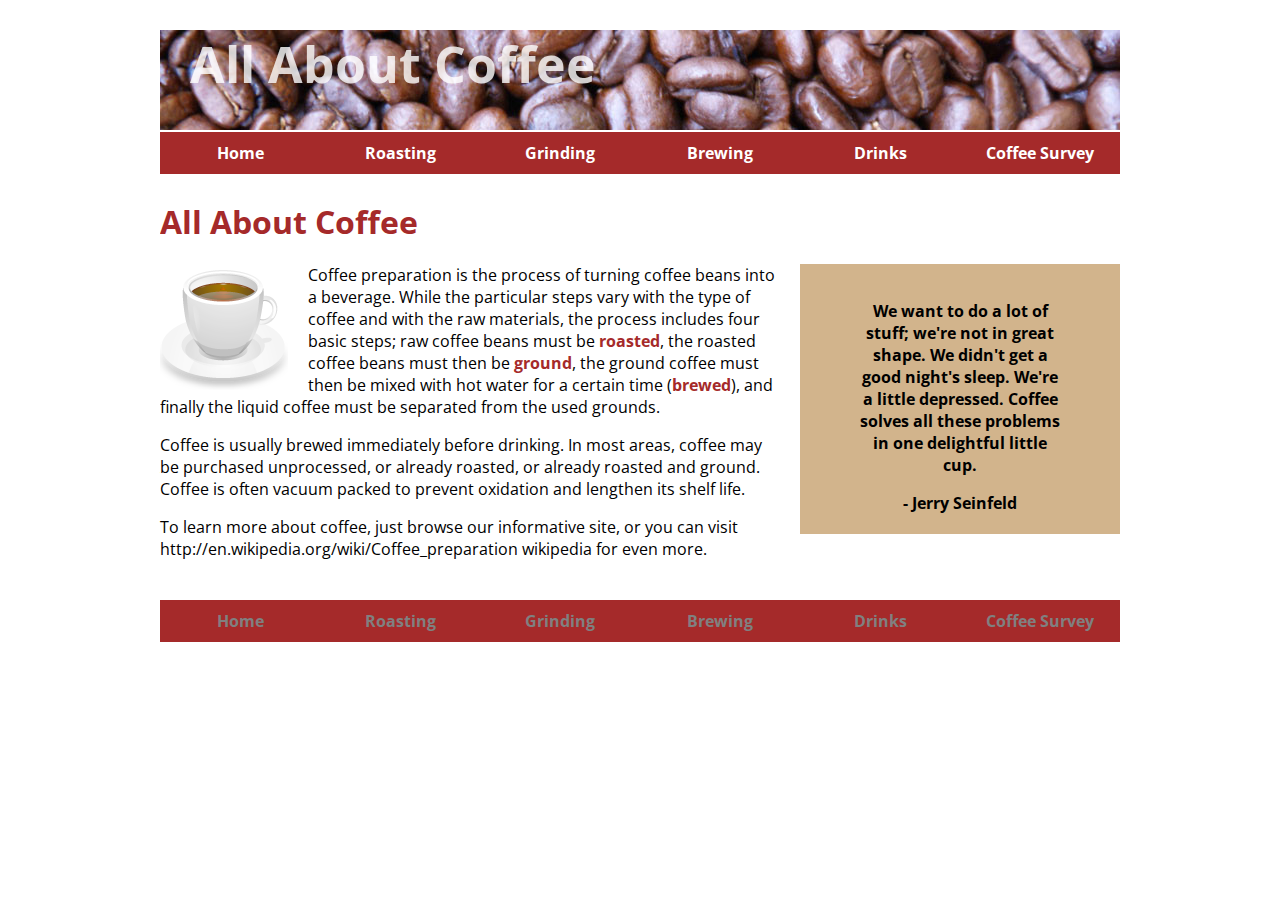
<file: CoffeWebDesing/index.html>
<!doctype html>
<html>
<head>
<meta charset="utf-8"/>
<title>All About Coffee</title>
<link href='http://fonts.googleapis.com/css?family=Open+Sans' rel='stylesheet' type='text/css'>
<link href="styles.css" rel="stylesheet" type="text/css" />
</head>
<body>
<header>
<h1>All About Coffee</h1>
<nav>
<ul>
<li><a href="index.html">Home</a></li>
<li><a href="roasting.html">Roasting</a></li>
<li><a href="grinding.html">Grinding</a></li>
<li><a href="brewing.html">Brewing</a></li>
<li><a href="drinks.html">Drinks</a></li>
<li><a href="survey.html">Coffee Survey</a></li>
</ul>
</nav>
</header>
<h1>All About Coffee</h1>
<aside>
<blockquote>We want to do a lot of stuff; we're not in great shape. We didn't get a good night's sleep. We're a little depressed. Coffee solves all these problems in one delightful little cup.</blockquote>
- Jerry Seinfeld
</aside>
<section>
<img class="photo-left" src="images/coffee-cup.png" alt="a cup of coffee" width="128" height="128" />
<p>Coffee preparation is the process of turning coffee beans into a beverage. While the particular steps vary with the type of coffee and with the raw materials, the process includes four basic steps; raw coffee beans must be <a href="roasting.html">roasted</a>, the roasted coffee beans must then be <a href="grinding.html">ground</a>, the ground coffee must then be mixed with hot water for a certain time (<a href="brewing.html">brewed</a>), and finally the liquid coffee must be separated from the used grounds.</p>

<p>Coffee is usually brewed immediately before drinking. In most areas, coffee may be purchased unprocessed, or already roasted, or already roasted and ground. Coffee is often vacuum packed to prevent oxidation and lengthen its shelf life.</p>

<p>To learn more about coffee, just browse our informative site, or you can visit 
http://en.wikipedia.org/wiki/Coffee_preparation wikipedia for even more.</p>
</section>
<footer>
<nav>
<ul>
<li><a href="index.html">Home</a></li>
<li><a href="roasting.html">Roasting</a></li>
<li><a href="grinding.html">Grinding</a></li>
<li><a href="brewing.html">Brewing</a></li>
<li><a href="drinks.html">Drinks</a></li>
<li><a href="survey.html">Coffee Survey</a></li>
</ul>
</nav>
</footer>
</body>
</html>
</file>
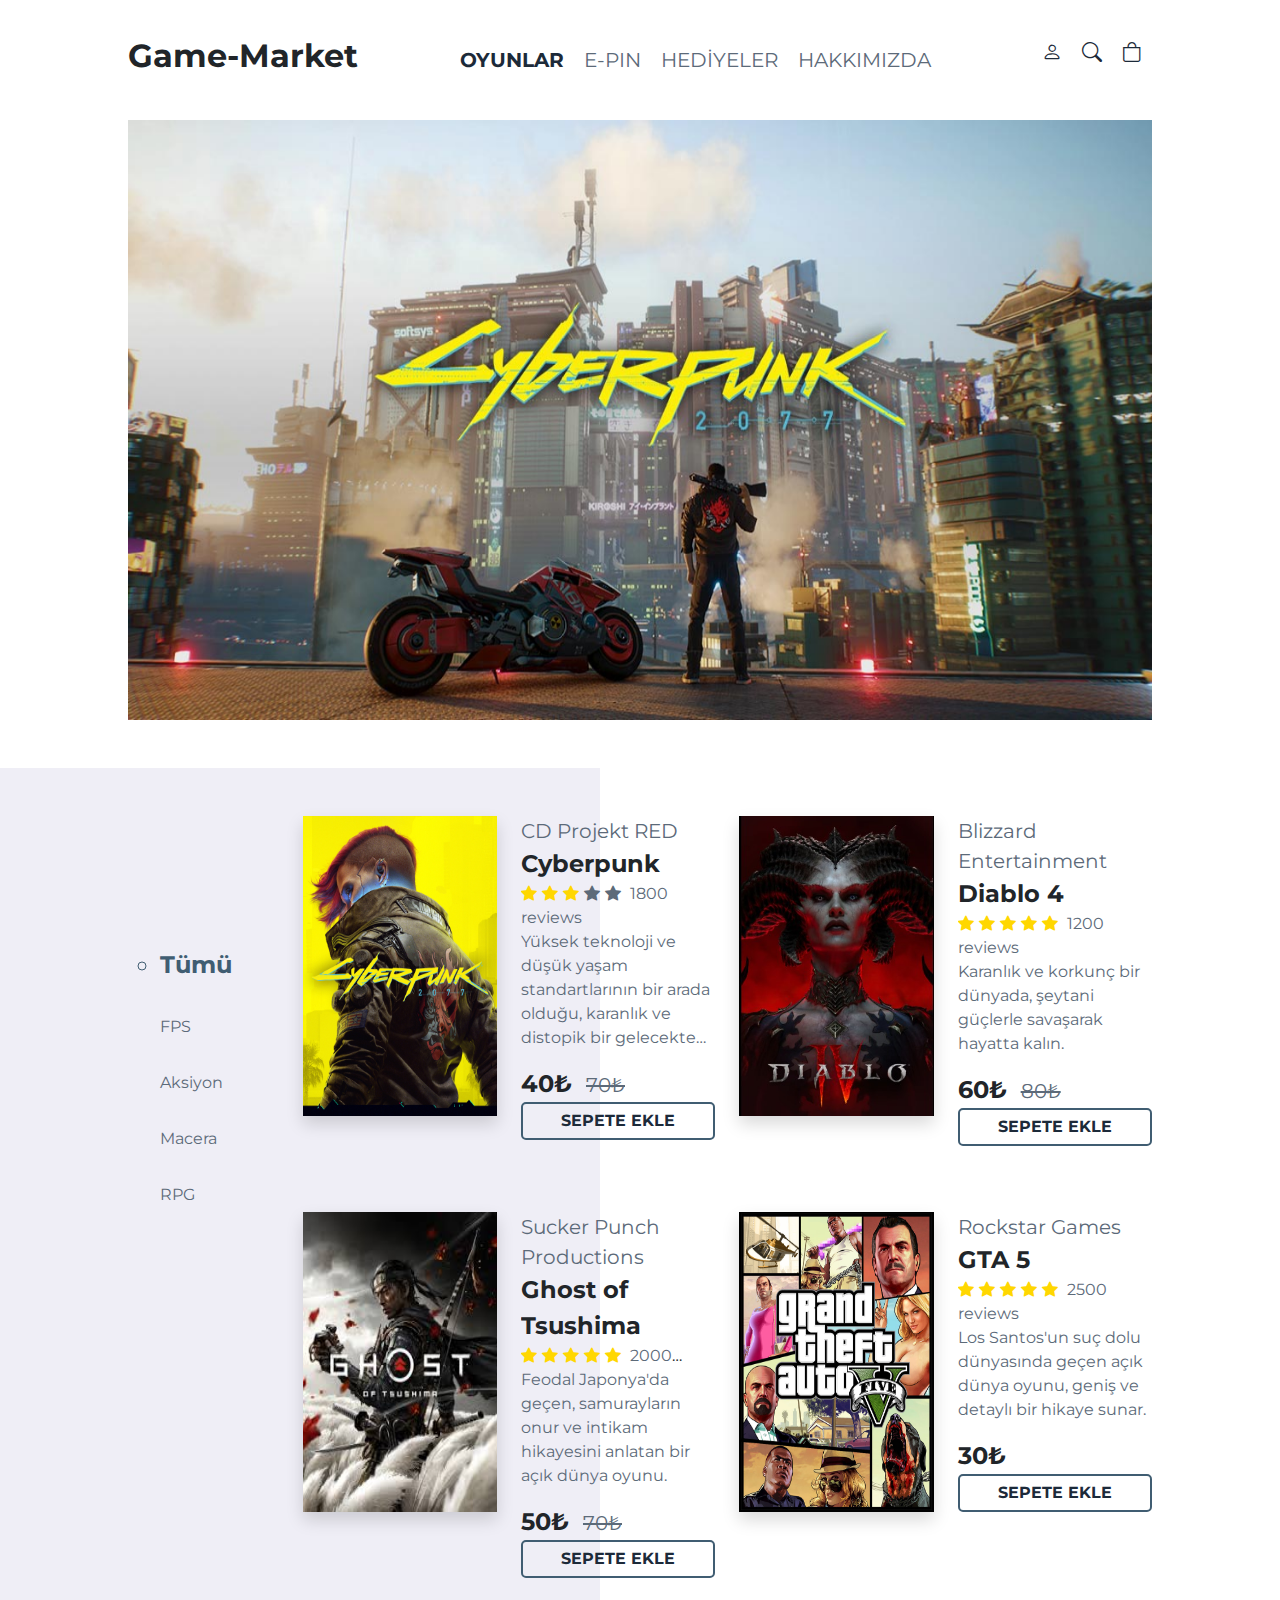
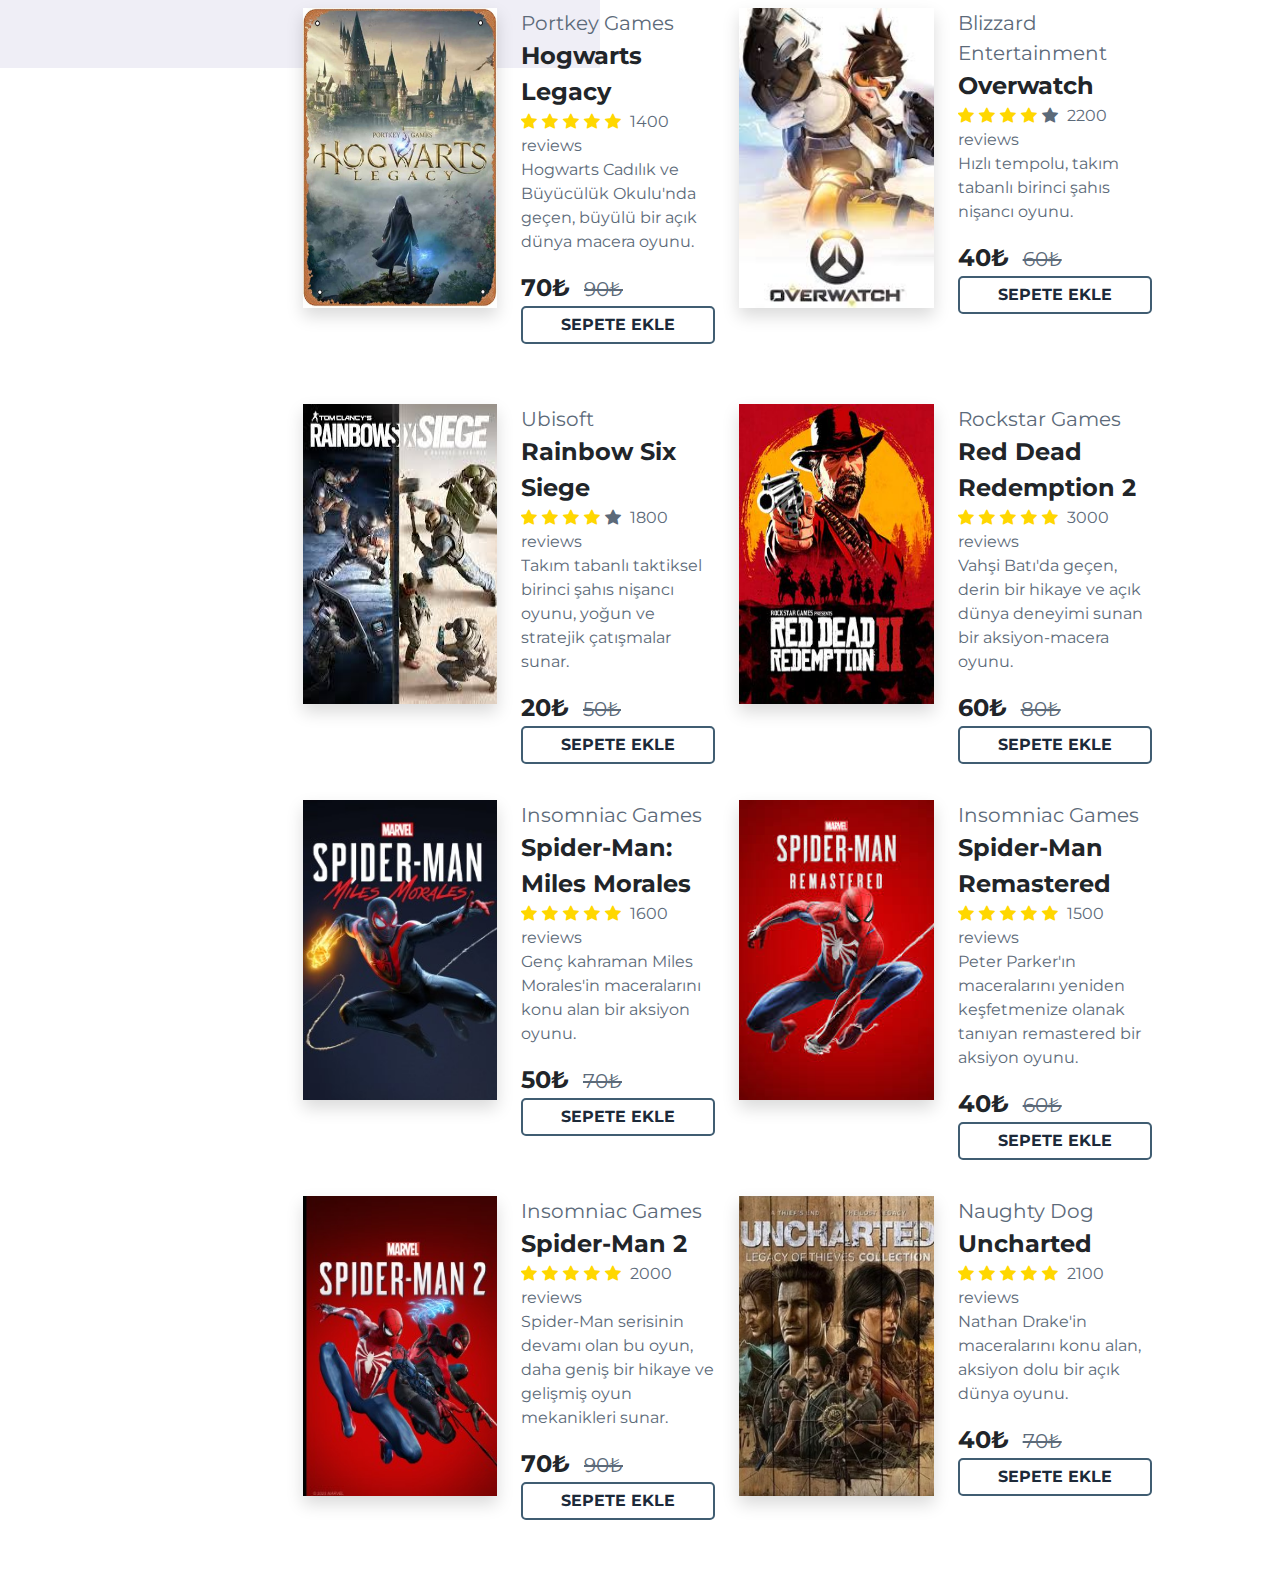
<file: GameMarketWebDesing/index.html>
<!DOCTYPE html>
<html lang="en">
  <head>
    <meta charset="UTF-8" />
    <meta name="viewport" content="width=device-width, initial-scale=1.0" />
    <title>Game-Market</title>
    <link rel="stylesheet" href="./assets/bootstrap/css/bootstrap.min.css" />
    <link rel="stylesheet" href="style.css" />
    <link rel="stylesheet" href="./assets/toastr/toastr.min.css">
    
  </head>
  <body>
    <!-- navbar items  -->
    <nav class="navbar">  
      <h2 class="title">Game-Market</h2>
      <ul class="menu">
        <li class="active">OYUNLAR</li>
        <li>E-PIN</li>
        <li>HEDİYELER</li>
        <li>HAKKIMIZDA</li>
      </ul>
      <ul class="menu-icons">
        <li><i class="bi bi-person"></i></li>
        <li><i id="bi-search"  class="bi bi-search"></i></li>
        <li id="basket_Icon" class="basket-icon"><i class="bi bi-bag"></i>
        <span class="basket-count"></span></li>
      </ul>  
    </nav>
    <!-- slider items -->
    <section class="slider">
      <div id="carouselgameslider" class="carousel slide" data-bs-ride="carousel">
        <div class="carousel-inner">
          <div class="carousel-item active">
            <img src="./assets/images/slide1.jpg" class="d-block w-100" alt="CyberPunk %70 Sale">
          </div>
          <div class="carousel-item">
            <img src="./assets/images/slide2.jpeg" class="d-block w-100" alt="Ghost Of Thusima %20 Sale">
          </div>
          <div class="carousel-item">
            <img src="./assets/images/slide3.jpg" class="d-block w-100" alt="Red Dead Redemtion %20 Sale">
          </div>
        </div>
      </div>
    </section>
    <!-- products items -->
     <section class="store my-5">
      <!-- Filter -->
       <div class="filter-background"></div>
      <ul class="filter">
        <li class="active">Tümü</li>
        <li>RPG</li>
        <li>Online</li>
        <li>Strateji</li>
        <li>MMO</li>
      </ul>
      <!-- Fİlter end -->
      <div class="row game___list">
        <!-- Item1 -->
     
        <!-- Item8 --> 
     </section>
     <div id="basket" class="basket remove ">
      <div class="basket-items">
        <i id="bi-x" class="bi bi-x"></i>
        <h2 class="basket-title">SEPET</h2>
        <ul class="basket-list">
              <!-- items-->
          <li class="basket__li">Ürün Bulunamadı...</li> 

 
              <!-- items-->
        </ul>
        <div class="basket__item__total">
          <h2 class="basket__total fw-bold mb-3 fs-4"></h2>
          <button class="basket__btn btn-color">ÖDEMEYE GEÇ</button>
        </div>
      </div>
     </div>
    <script src="./assets/jquery/jquery.min.js"></script>
    <script src="./assets/toastr/toastr.min.js"></script>
    <script
      type="text/javascript"
      src="assets/bootstrap/js/bootstrap.min.js"
    ></script>
    <script type="text/javascript" src="app.js"></script>
  </body>
</html>
</file>
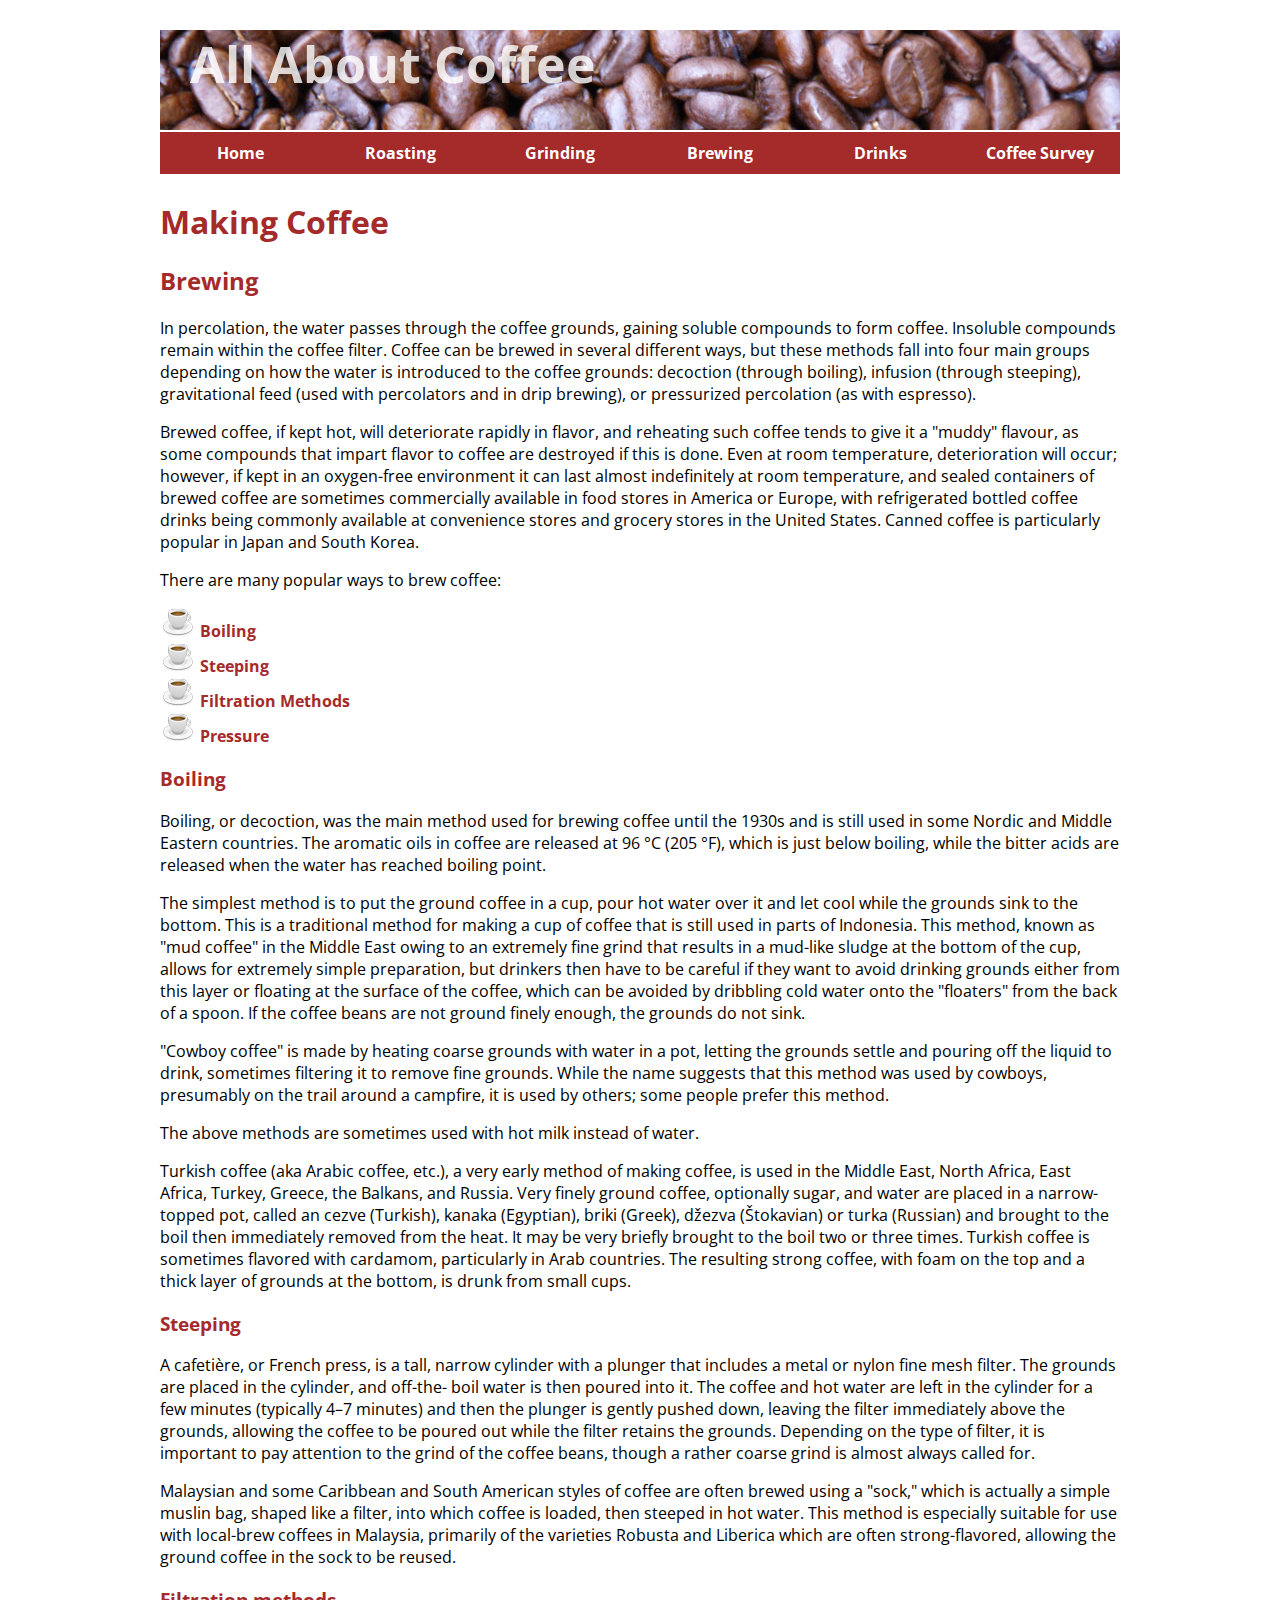
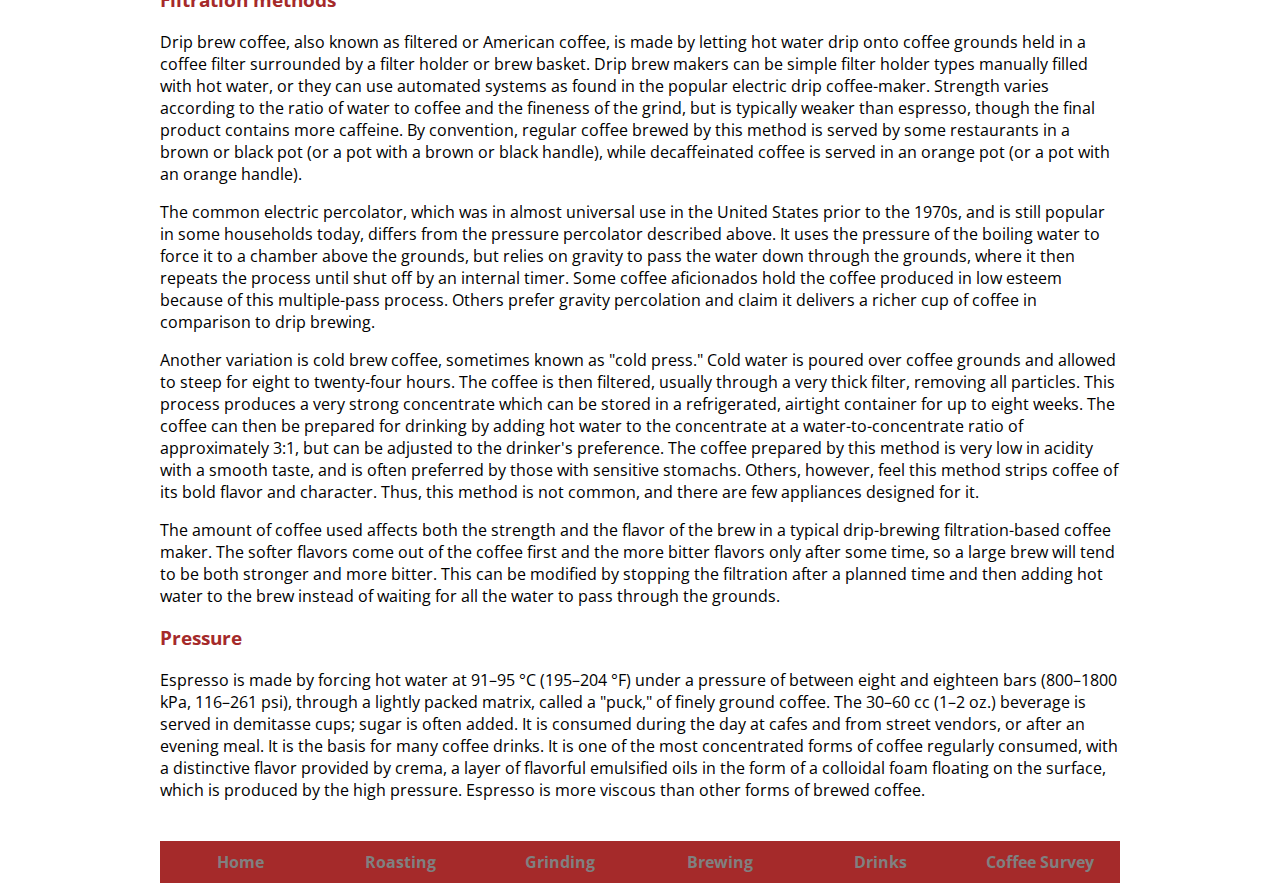
<file: CoffeWebDesing/brewing.html>
<!doctype html>
<html>
<head>
<meta charset="utf-8">
<title>Coffee Brewing</title>
<link href='http://fonts.googleapis.com/css?family=Open+Sans' rel='stylesheet' type='text/css'>
<link href="styles.css" rel="stylesheet" type="text/css" />
</head>

<body>
<header>
<h1>All About Coffee</h1>
<nav>
<ul>
<li><a href="index.html">Home</a></li>
<li><a href="roasting.html">Roasting</a></li>
<li><a href="grinding.html">Grinding</a></li>
<li><a href="brewing.html">Brewing</a></li>
<li><a href="drinks.html">Drinks</a></li>
<li><a href="survey.html">Coffee Survey</a></li>
</ul>
</nav>
</header>
<h1>Making Coffee</h1>

<h2>Brewing</h2>

<p>In percolation, the water passes through the coffee grounds, gaining soluble compounds to form coffee. Insoluble compounds remain within the coffee filter.
Coffee can be brewed in several different ways, but these methods fall into four main groups depending on how the water is introduced to the coffee grounds: decoction (through boiling), infusion (through steeping), gravitational feed (used with percolators and in drip brewing), or pressurized percolation (as with espresso).</p>

<p>Brewed coffee, if kept hot, will deteriorate rapidly in flavor, and reheating such coffee tends to give it a "muddy" flavour, as some compounds that impart flavor to coffee are destroyed if this is done. Even at room temperature, deterioration will occur; however, if kept in an oxygen-free environment it can last almost indefinitely at room temperature, and sealed containers of brewed coffee are sometimes commercially available in food stores in America or Europe, with refrigerated bottled coffee drinks being commonly available at convenience stores and grocery stores in the United States. Canned coffee is particularly popular in Japan and South Korea.</p>

<p>There are many popular ways to brew coffee:
<ul>
<li><a href="#boiling">Boiling</a></li>
<li><a href="#steeping">Steeping</a></li>
<li><a href="#filtration">Filtration Methods</a></li>
<li><a href="#pressure">Pressure</a></li>
</ul>
<section>
<h3 id="boiling">Boiling</h3>

<p>Boiling, or decoction, was the main method used for brewing coffee until the 1930s and is still used in some Nordic and Middle Eastern countries. The aromatic oils in coffee are released at 96 °C (205 °F), which is just below boiling, while the bitter acids are released when the water has reached boiling point.</p>

<p>The simplest method is to put the ground coffee in a cup, pour hot water over it and let cool while the grounds sink to the bottom. This is a traditional method for making a cup of coffee that is still used in parts of Indonesia. This method, known as "mud coffee" in the Middle East owing to an extremely fine grind that results in a mud-like sludge at the bottom of the cup, allows for extremely simple preparation, but drinkers then have to be careful if they want to avoid drinking grounds either from this layer or floating at the surface of the coffee, which can be avoided by dribbling cold water onto the "floaters" from the back of a spoon. If the coffee beans are not ground finely enough, the grounds do not sink.</p>

<p>"Cowboy coffee" is made by heating coarse grounds with water in a pot, letting the grounds settle and pouring off the liquid to drink, sometimes filtering it to remove fine grounds. While the name suggests that this method was used by cowboys, presumably on the trail around a campfire, it is used by others; some people prefer this method.</p>

<p>The above methods are sometimes used with hot milk instead of water.</p>

<p>Turkish coffee (aka Arabic coffee, etc.), a very early method of making coffee, is used in the Middle East, North Africa, East Africa, Turkey, Greece, the Balkans, and Russia. Very finely ground coffee, optionally sugar, and water are placed in a narrow-topped pot, called an cezve (Turkish), kanaka (Egyptian), briki (Greek), džezva (Štokavian) or turka (Russian) and brought to the boil then immediately removed from the heat. It may be very briefly brought to the boil two or three times. Turkish coffee is sometimes flavored with cardamom, particularly in Arab countries. The resulting strong coffee, with foam on the top and a thick layer of grounds at the bottom, is drunk from small cups.</p>
</section>
<section>
<h3 id="steeping">Steeping</h3>

<p>A cafetière, or French press, is a tall, narrow cylinder with a plunger that includes a metal or nylon fine mesh filter. The grounds are placed in the cylinder, and off-the- boil water is then poured into it. The coffee and hot water are left in the cylinder for a few minutes (typically 4–7 minutes) and then the plunger is gently pushed down, leaving the filter immediately above the grounds, allowing the coffee to be poured out while the filter retains the grounds. Depending on the type of filter, it is important to pay attention to the grind of the coffee beans, though a rather coarse grind is almost always called for.</p>

<p>Malaysian and some Caribbean and South American styles of coffee are often brewed using a "sock," which is actually a simple muslin bag, shaped like a filter, into which coffee is loaded, then steeped in hot water. This method is especially suitable for use with local-brew coffees in Malaysia, primarily of the varieties Robusta and Liberica which are often strong-flavored, allowing the ground coffee in the sock to be reused.</p>
</section>
<section>
<h3 id="filtration">Filtration methods</h3>

<p>Drip brew coffee, also known as filtered or American coffee, is made by letting hot water drip onto coffee grounds held in a coffee filter surrounded by a filter holder or brew basket. Drip brew makers can be simple filter holder types manually filled with hot water, or they can use automated systems as found in the popular electric drip coffee-maker. Strength varies according to the ratio of water to coffee and the fineness of the grind, but is typically weaker than espresso, though the final product contains more caffeine. By convention, regular coffee brewed by this method is served by some restaurants in a brown or black pot (or a pot with a brown or black handle), while decaffeinated coffee is served in an orange pot (or a pot with an orange handle).</p>

<p>The common electric percolator, which was in almost universal use in the United States prior to the 1970s, and is still popular in some households today, differs from the pressure percolator described above. It uses the pressure of the boiling water to force it to a chamber above the grounds, but relies on gravity to pass the water down through the grounds, where it then repeats the process until shut off by an internal timer. Some coffee aficionados hold the coffee produced in low esteem because of this multiple-pass process. Others prefer gravity percolation and claim it delivers a richer cup of coffee in comparison to drip brewing.</p>

<p>Another variation is cold brew coffee, sometimes known as "cold press." Cold water is poured over coffee grounds and allowed to steep for eight to twenty-four hours. The coffee is then filtered, usually through a very thick filter, removing all particles. This process produces a very strong concentrate which can be stored in a refrigerated, airtight container for up to eight weeks. The coffee can then be prepared for drinking by adding hot water to the concentrate at a water-to-concentrate ratio of approximately 3:1, but can be adjusted to the drinker's preference. The coffee prepared by this method is very low in acidity with a smooth taste, and is often preferred by those with sensitive stomachs. Others, however, feel this method strips coffee of its bold flavor and character. Thus, this method is not common, and there are few appliances designed for it.</p>

<p>The amount of coffee used affects both the strength and the flavor of the brew in a typical drip-brewing filtration-based coffee maker. The softer flavors come out of the coffee first and the more bitter flavors only after some time, so a large brew will tend to be both stronger and more bitter. This can be modified by stopping the filtration after a planned time and then adding hot water to the brew instead of waiting for all the water to pass through the grounds.</p>
</section>
<section>
<h3 id="pressure">Pressure</h3>

<p>Espresso is made by forcing hot water at 91–95 °C (195–204 °F) under a pressure of between eight and eighteen bars (800–1800 kPa, 116–261 psi), through a lightly packed matrix, called a "puck," of finely ground coffee. The 30–60 cc (1–2 oz.) beverage is served in demitasse cups; sugar is often added. It is consumed during the day at cafes and from street vendors, or after an evening meal. It is the basis for many coffee drinks. It is one of the most concentrated forms of coffee regularly consumed, with a distinctive flavor provided by crema, a layer of flavorful emulsified oils in the form of a colloidal foam floating on the surface, which is produced by the high pressure. Espresso is more viscous than other forms of brewed coffee.</p>
</section>
<footer>
<nav>
<ul>
<li><a href="index.html">Home</a></li>
<li><a href="roasting.html">Roasting</a></li>
<li><a href="grinding.html">Grinding</a></li>
<li><a href="brewing.html">Brewing</a></li>
<li><a href="drinks.html">Drinks</a></li>
<li><a href="survey.html">Coffee Survey</a></li>
</ul>
</nav>
</footer>
</body>
</html>
</file>
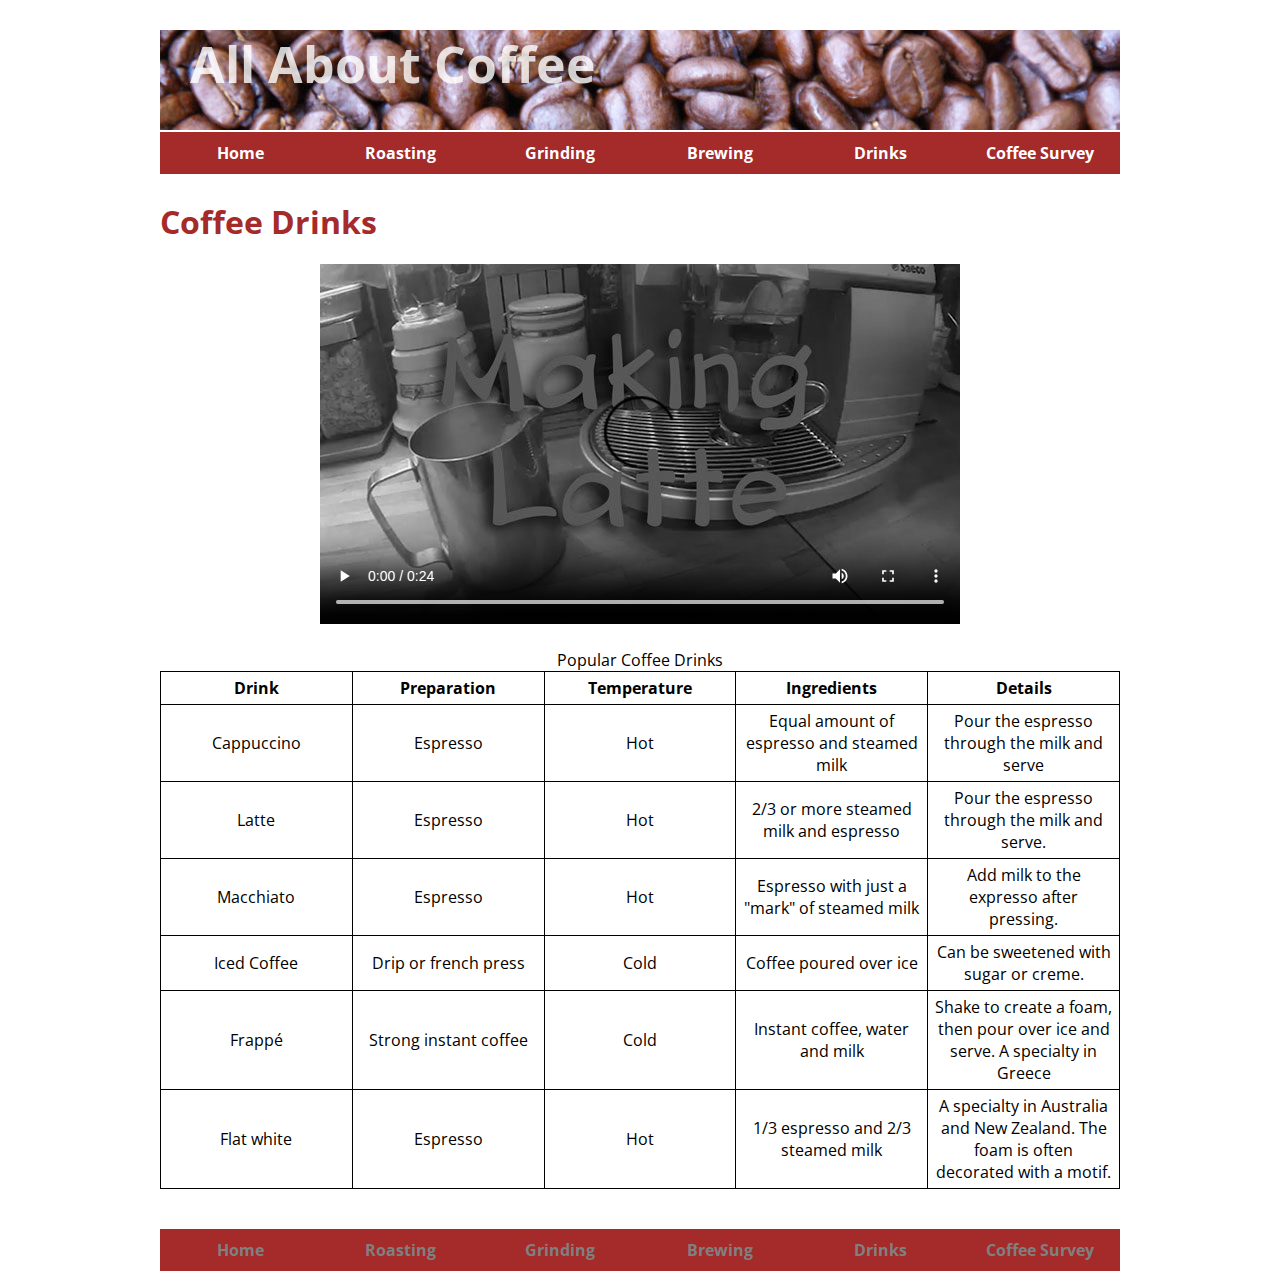
<file: CoffeWebDesing/drinks.html>
<!doctype html>
<html>
<head>
<meta charset="utf-8">
<title>Coffee Drinks</title>
<link href='http://fonts.googleapis.com/css?family=Open+Sans' rel='stylesheet' type='text/css'>
<link href="styles.css" rel="stylesheet" type="text/css" />
</head>

<body>
<header>
<h1>All About Coffee</h1>
<nav>
<ul>
<li><a href="index.html">Home</a></li>
<li><a href="roasting.html">Roasting</a></li>
<li><a href="grinding.html">Grinding</a></li>
<li><a href="brewing.html">Brewing</a></li>
<li><a href="drinks.html">Drinks</a></li>
<li><a href="survey.html">Coffee Survey</a></li>
</ul>
</nav>
</header>
<h1>Coffee Drinks</h1>
<video width="640" height="360" controls poster="media/latte-poster.JPG">
<source src="media/latte-pour.mp4"  type="video/mp4" />
<source src="media/latte-pour.webmhd.webm"  type="video/webm" />
<source src="media/latte-pour.oggtheora.ogv"  type="video/ogg" />
Your browser does not support video playback
</video>
<table>
<caption>Popular Coffee Drinks</caption>
<tr>
<th>Drink</th>
<th>Preparation</th>
<th>Temperature</th>
<th>Ingredients</th>
<th>Details</th>
</tr>
<tr>
<td>Cappuccino</td>
<td>Espresso</td>
<td>Hot</td>
<td>Equal amount of espresso and steamed milk</td>
<td>Pour the espresso through the milk and serve</td>
</tr>
<tr>
<td>Latte</td>
<td>Espresso</td>
<td>Hot</td>
<td>2/3 or more steamed milk and espresso</td>
<td>Pour the espresso through the milk and serve.</td>
</tr>
<tr>
<td>Macchiato</td>
<td>Espresso</td>
<td>Hot</td>
<td>Espresso with just a "mark" of steamed milk</td>
<td>Add milk to the expresso after pressing.</td>
</tr>
<tr>
<td>Iced Coffee</td>
<td>Drip or french press</td>
<td>Cold</td>
<td>Coffee poured over ice</td>
<td>Can be sweetened with sugar or creme.</td>
</tr>
<tr>
<td>Frappé</td>
<td>Strong instant coffee</td>
<td>Cold</td>
<td>Instant coffee, water and milk </td>
<td>Shake to create a foam, then pour over ice and serve. A specialty in Greece</td>
</tr>
<tr>
<td>Flat white</td>
<td>Espresso</td>
<td>Hot</td>
<td>1/3 espresso and 2/3 steamed milk</td>
<td>A specialty in Australia and New Zealand. The foam is often decorated with a motif.</td>
</tr>
</table>
<footer>
<nav>
<ul>
<li><a href="index.html">Home</a></li>
<li><a href="roasting.html">Roasting</a></li>
<li><a href="grinding.html">Grinding</a></li>
<li><a href="brewing.html">Brewing</a></li>
<li><a href="drinks.html">Drinks</a></li>
<li><a href="survey.html">Coffee Survey</a></li>
</ul>
</nav>
</footer>
</body>
</html>
</file>
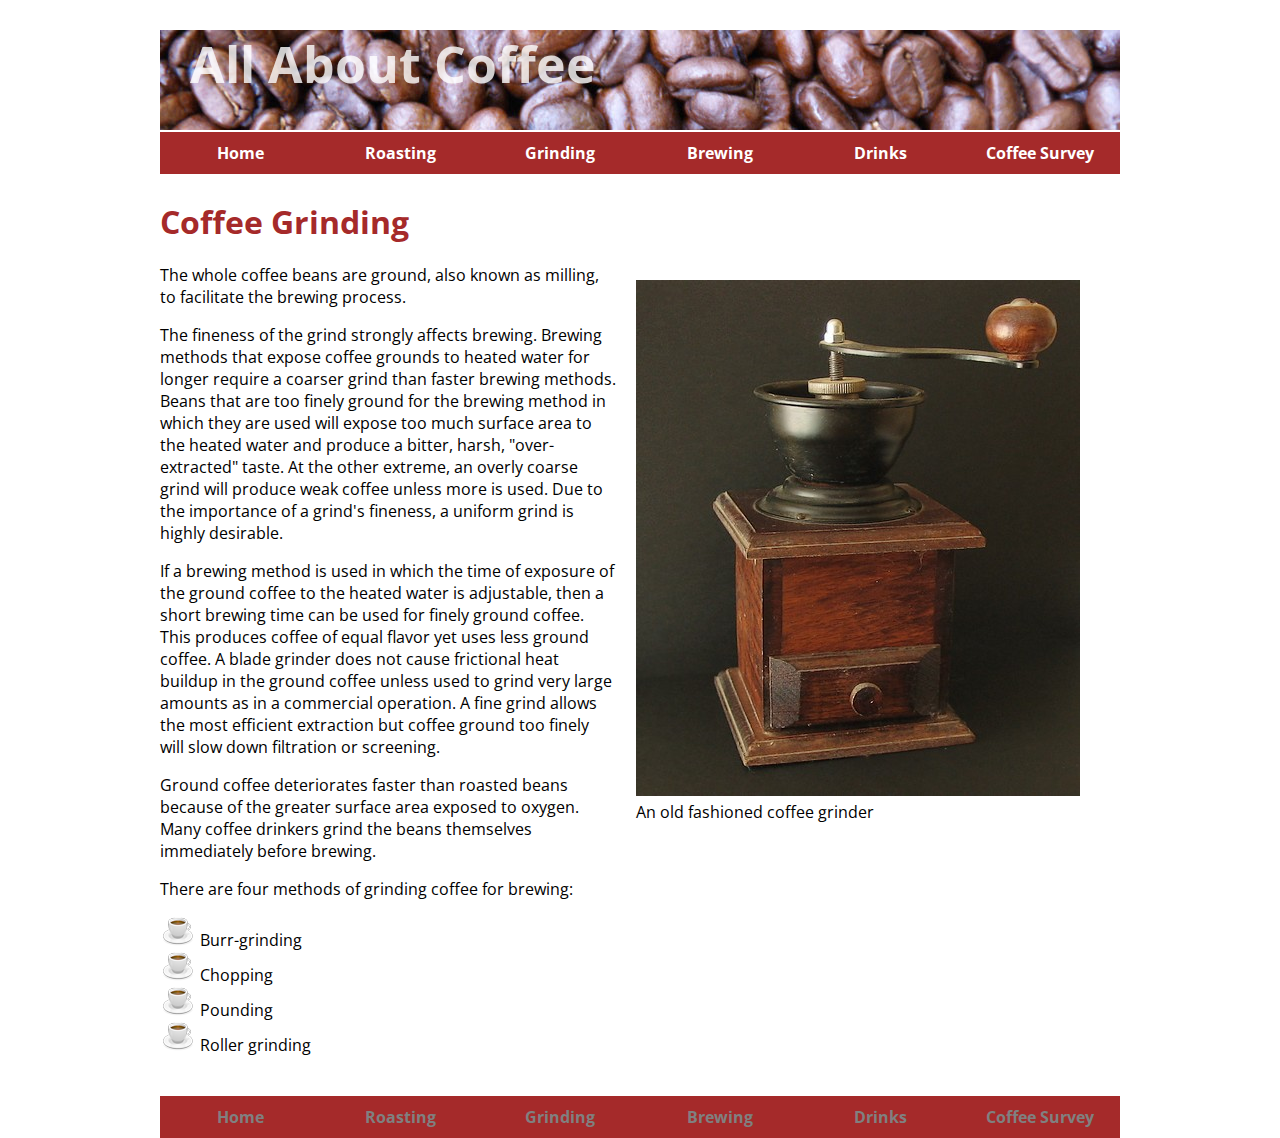
<file: CoffeWebDesing/grinding.html>
<!doctype html>
<html>
<head>
<meta charset="utf-8">
<title>Coffee Grinding</title>
<link href='http://fonts.googleapis.com/css?family=Open+Sans' rel='stylesheet' type='text/css'>
<link href="styles.css" rel="stylesheet" type="text/css" />
</head>

<body>
<header>
<h1>All About Coffee</h1>
<nav>
<ul>
<li><a href="index.html">Home</a></li>
<li><a href="roasting.html">Roasting</a></li>
<li><a href="grinding.html">Grinding</a></li>
<li><a href="brewing.html">Brewing</a></li>
<li><a href="drinks.html">Drinks</a></li>
<li><a href="survey.html">Coffee Survey</a></li>
</ul>
</nav>
</header>
<h1>Coffee Grinding</h1>
<figure class="photo-right">
<img src="images/coffee-grinder.jpg" width="444" height="516" />
<figcaption>An old fashioned coffee grinder</figcaption>
</figure>
<p>The whole coffee beans are ground, also known as milling, to facilitate the brewing process.</p>

<p>The fineness of the grind strongly affects brewing. Brewing methods that expose coffee grounds to heated water for longer require a coarser grind than faster brewing methods. Beans that are too finely ground for the brewing method in which they are used will expose too much surface area to the heated water and produce a bitter, harsh, "over-extracted" taste. At the other extreme, an overly coarse grind will produce weak coffee unless more is used. Due to the importance of a grind's fineness, a uniform grind is highly desirable.</p>

<p>If a brewing method is used in which the time of exposure of the ground coffee to the heated water is adjustable, then a short brewing time can be used for finely ground coffee. This produces coffee of equal flavor yet uses less ground coffee. A blade grinder does not cause frictional heat buildup in the ground coffee unless used to grind very large amounts as in a commercial operation. A fine grind allows the most efficient extraction but coffee ground too finely will slow down filtration or screening.</p>

<p>Ground coffee deteriorates faster than roasted beans because of the greater surface area exposed to oxygen. Many coffee drinkers grind the beans themselves immediately before brewing.</p>

<p>There are four methods of grinding coffee for brewing: 
<ul>
<li>Burr-grinding</li>
<li>Chopping</li>
<li>Pounding</li>
<li>Roller grinding</li>
</ul>
</p>
<footer>
<nav>
<ul>
<li><a href="index.html">Home</a></li>
<li><a href="roasting.html">Roasting</a></li>
<li><a href="grinding.html">Grinding</a></li>
<li><a href="brewing.html">Brewing</a></li>
<li><a href="drinks.html">Drinks</a></li>
<li><a href="survey.html">Coffee Survey</a></li>
</ul>
</nav>
</footer>
</body>
</html>
</file>
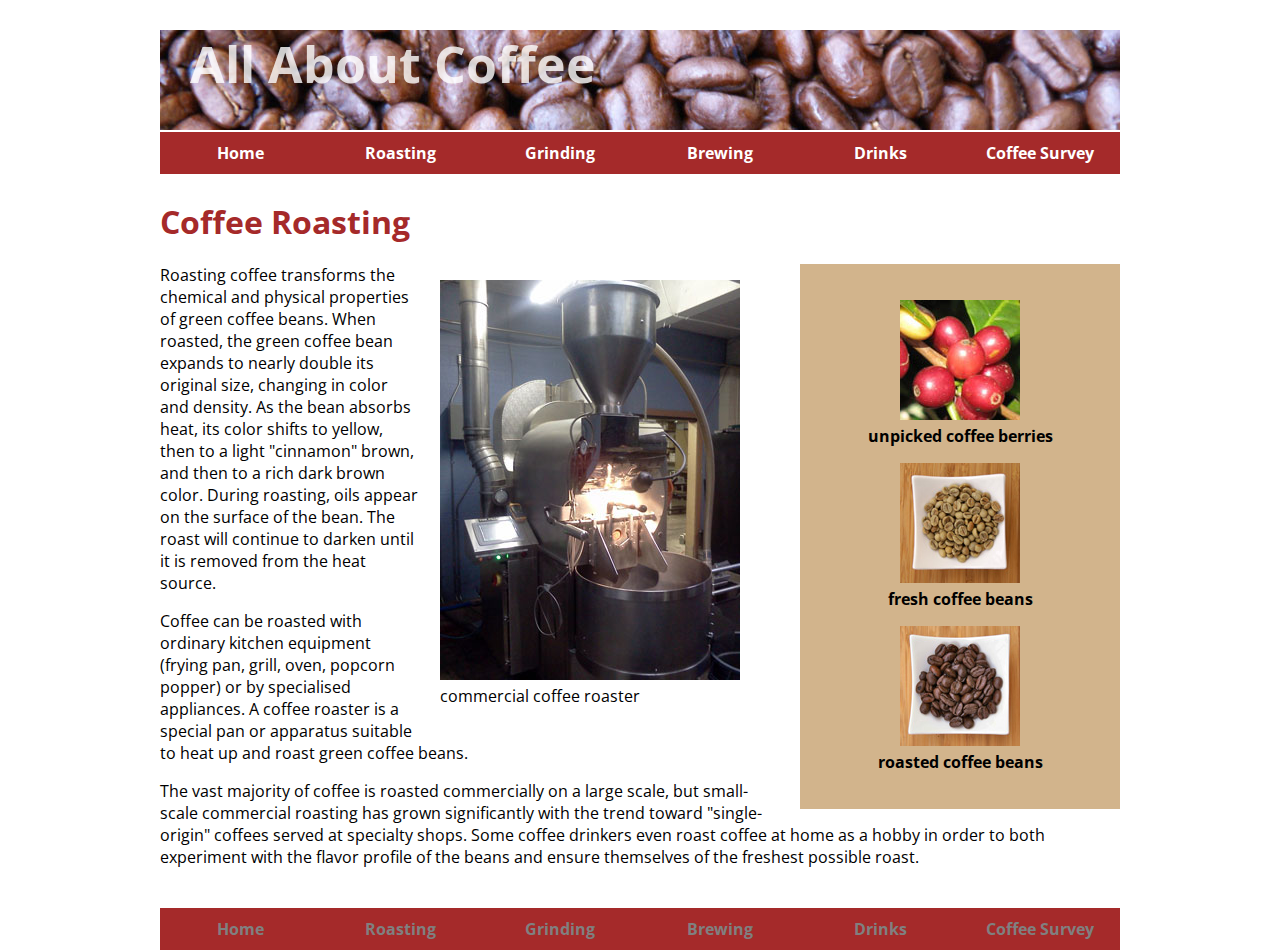
<file: CoffeWebDesing/roasting.html>
<!doctype html>
<html>
<head>
<meta charset="utf-8">
<title>Coffee Roasting</title>
<link href='http://fonts.googleapis.com/css?family=Open+Sans' rel='stylesheet' type='text/css'>
<link href="styles.css" rel="stylesheet" type="text/css" />
</head>
<body>
<header>
<h1>All About Coffee</h1>
<nav>
<ul>
<li><a href="index.html">Home</a></li>
<li><a href="roasting.html">Roasting</a></li>
<li><a href="grinding.html">Grinding</a></li>
<li><a href="brewing.html">Brewing</a></li>
<li><a href="drinks.html">Drinks</a></li>
<li><a href="survey.html">Coffee Survey</a></li>
</ul>
</nav>
</header>
<h1>Coffee Roasting</h1>
<aside>
  <figure> <img src="images/coffee-berries.jpg" alt="unpicked coffee berries" />
    <figcaption>unpicked coffee berries</figcaption>
  </figure>
  <figure> <img src="images/fresh-beans.jpg" alt="fresh coffee beans ready for roasting" />
    <figcaption>fresh coffee beans</figcaption>
  </figure>
  <figure> <img src="images/roasted-beans.jpg" alt="roasted coffee beans" />
    <figcaption>roasted coffee beans</figcaption>
  </figure>
</aside>
<section>
  <figure class="photo-right"> <img src="images/commercial-roaster.jpg" alt="commercial coffee roaster" width=300 />
    <figcaption>commercial coffee roaster</figcaption>
  </figure>
<p>Roasting coffee transforms the chemical and physical properties of green coffee beans. When roasted, the green coffee bean expands to nearly double its original size, changing in color and density. As the bean absorbs heat, its color shifts to yellow, then to a light "cinnamon" brown, and then to a rich dark brown color. During roasting, oils appear on the surface of the bean. The roast will continue to darken until it is removed from the heat source.</p>

<p>Coffee can be roasted with ordinary kitchen equipment (frying pan, grill, oven, popcorn popper) or by specialised appliances. A coffee roaster is a special pan or apparatus suitable to heat up and roast green coffee beans.</p>

<p>The vast majority of coffee is roasted commercially on a large scale, but small-scale commercial roasting has grown significantly with the trend toward "single-origin" coffees served at specialty shops. Some coffee drinkers even roast coffee at home as a hobby in order to both experiment with the flavor profile of the beans and ensure themselves of the freshest possible roast.</p>
</section>
<footer>
<nav>
<ul>
<li><a href="index.html">Home</a></li>
<li><a href="roasting.html">Roasting</a></li>
<li><a href="grinding.html">Grinding</a></li>
<li><a href="brewing.html">Brewing</a></li>
<li><a href="drinks.html">Drinks</a></li>
<li><a href="survey.html">Coffee Survey</a></li>
</ul>
</nav>
</footer>
</body>
</html>
</file>
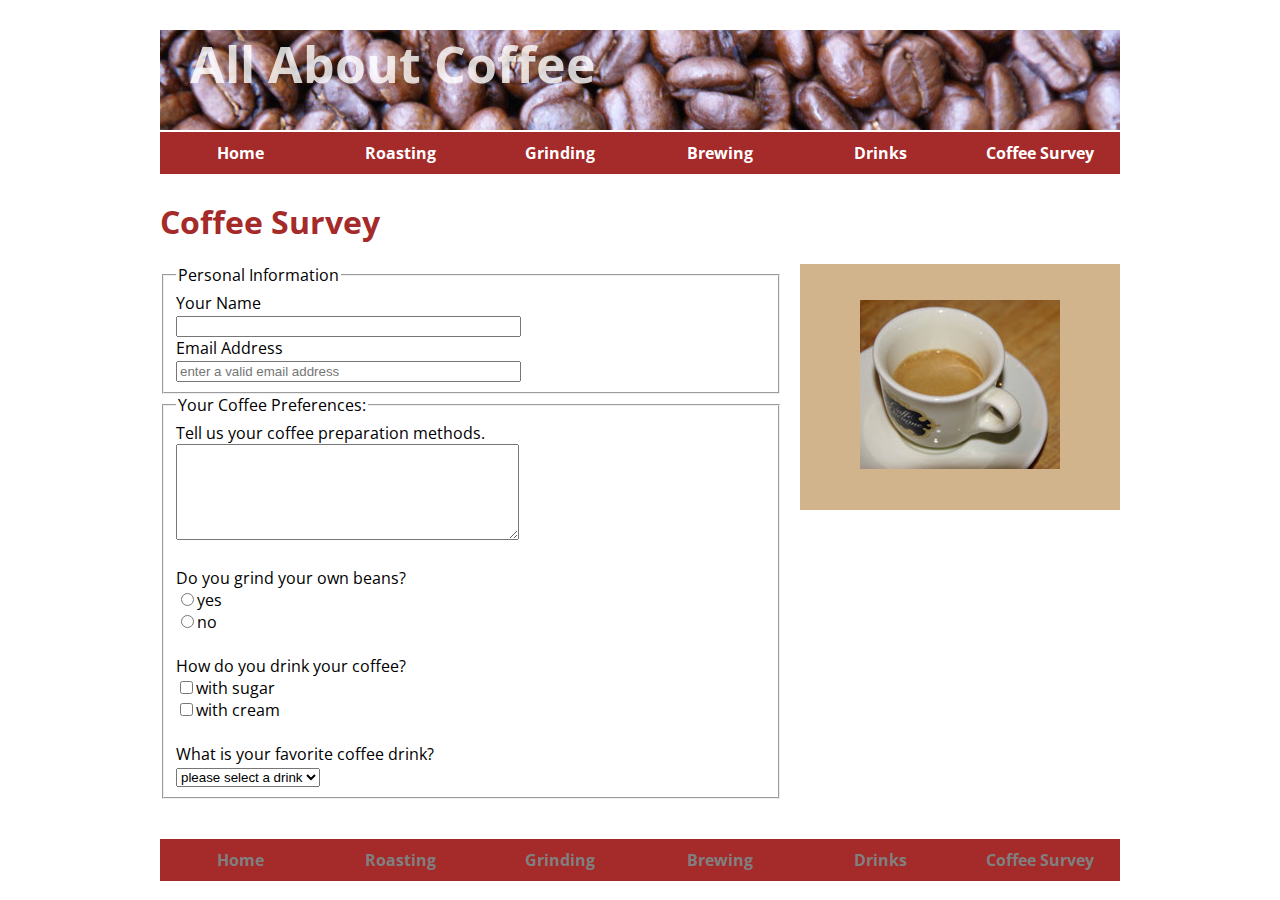
<file: CoffeWebDesing/survey.html>
<!doctype html>
<html>
<head>
<meta charset="utf-8">
<title>Coffee Survey</title>
<link href='http://fonts.googleapis.com/css?family=Open+Sans' rel='stylesheet' type='text/css'>
<link href="styles.css" rel="stylesheet" type="text/css" />
</head>

<body>
<header>
<h1>All About Coffee</h1>
<nav>
<ul>
<li><a href="index.html">Home</a></li>
<li><a href="roasting.html">Roasting</a></li>
<li><a href="grinding.html">Grinding</a></li>
<li><a href="brewing.html">Brewing</a></li>
<li><a href="drinks.html">Drinks</a></li>
<li><a href="survey.html">Coffee Survey</a></li>
</ul>
</nav>
</header>
<h1>Coffee Survey</h1>
<aside>
<figure>
<img src="images/espresso.jpg" alt="a cup of espresso" />
</figure>
</aside>
<form action="coffee-survey.php" method="post">
<fieldset>
<legend>Personal Information</legend>
Your Name<br/>
<input type="text" name="name" required size="40"/>
<br/>
Email Address<br/>
<input type="email" name="email" required placeholder="enter a valid email address"  size="40"/>
<br/>
</fieldset>
<fieldset>
<legend>Your Coffee Preferences:</legend>
Tell us your coffee preparation methods.<br/>
<textarea name="preparation" cols="40" rows="6" ></textarea>
<br/><br/>
Do you grind your own beans?<br/>
<input type="radio" name="grind" value="yes" />yes<br/>
<input type="radio" name="grind" value="no" />no<br/>
<br/>
How do you drink your coffee?<br/>
<input type="checkbox" name="drink" value="sugar" />with sugar<br/>
<input type="checkbox" name="drink" value="cream" />with cream<br/>
<br/>
What is your favorite coffee drink?<br/>
<select name="favorite">
<option value="">please select a drink</option>
<option value="drip">drip coffee</option>
<option value="french">french press</option>
<option value="espresso">espresso</option>
<option value="latte">latte</option>
<option value="flavored">flavored</option>
</select>
</fieldset>
</form>
<footer>
<nav>
<ul>
<li><a href="index.html">Home</a></li>
<li><a href="roasting.html">Roasting</a></li>
<li><a href="grinding.html">Grinding</a></li>
<li><a href="brewing.html">Brewing</a></li>
<li><a href="drinks.html">Drinks</a></li>
<li><a href="survey.html">Coffee Survey</a></li>
</ul>
</nav>
</footer>
</body>
</html>
</file>
<file: CoffeWebDesing/styles.css>
body {
font-family: 'Open Sans', sans-serif;
margin: 0 auto;
width:960px;
}
h1, h2, h3 {
color:brown;
}
ul {
list-style-image: url("images/tiny-coffee-cup.gif");
}
a:link, a:visited {
text-decoration:none;
color:brown;
font-weight:bold;
}
a:hover {
color:black;
}
nav ul {
list-style-type:none;
padding:0;
}
nav li {
display:inline;
float:left;
}
nav a:link, nav a:visited {
background-color:brown;
color:white;
display:block;
width:160px;
text-align:center;
padding: 10px 0;
}
nav a:hover {
background-color:black;
}
aside {
width:280px;
float:right;
background-color: tan;
text-align:center;
font-weight:bold;
padding:20px;
margin-left:20px;
}
.photo-left {
float:left;
margin-right:20px;
}
.photo-right {
float:right;
margin-left:20px;
}
header {
background-image: url("images/coffee-beans.jpg");
height:100px;
margin-bottom:70px;
}
header h1 {
color:rgba(256,256,256,.8);
margin-left:30px;
margin-top:30px;
font-size:50px;
}
footer {
margin: 40px 0;
}
footer nav a:link, footer nav a:visited {
color:gray;
text-decoration:none;
display:block
width:160px;
text-align:center;

}
footer nav a:hover {
color:black;
}
td, th {
border:1px solid black;
width:20%;
text-align:center;
padding:5px;
}
table {
border-collapse:collapse;
}
video {
margin-bottom: 20px;
margin-left: 160px;
-webkit-filter: grayscale(100%);
-moz-filter: grayscale(100%);
filter: grayscale(100%);
}
</file>
<file: GameMarketWebDesing/style.css>
@import url("https://fonts.googleapis.com/css2?family=Montserrat:wght@400;700&family=Open+Sans&display=swap");
@import url("https://cdn.jsdelivr.net/npm/bootstrap-icons@1.8.1/font/bootstrap-icons.css");

* {
  font-family: "Montserrat", sans-serif;
  padding: 0;
  margin: 0;
}

:root {
  --black: #1c2a39;
  --gray: #5c6a79;
  --purple: #4c3db2;
}

.navbar {
  height: 120px;
  width: 80%;
  margin-left: 10%;
}

.title {
  font-weight: bold;
}

.menu,
.menu-icons {
  list-style-type: none;
  display: flex;
  flex-direction: row;
  font-size: 20px;
  color: var(--gray);
  cursor: pointer;
}

.menu li {
  margin: 10px;
}

.menu,
.menu-icons li {
  margin: 0 10px;
}

.menu .active {
  color: var(--black);
  font-weight: bold;
}

.menu-icons li {
  color: var(--black);
}

.basket-icon {
  position: relative;
}

.basket-count {
  width: 20px;
  height: 20px;
  background-color: black;
  border-radius: 50%;
  color: white;
  position: absolute;
  right: -0.7rem;
  bottom: 0;
  display: flex;
  justify-content: center;
  align-items: center;
  font-size: 1rem;
  font-weight: bold;
}
.basket-count:empty{
display: none;
}
.slider {
  width: 80%;
  margin-left: auto;
  margin-right: auto;
}

.slider img {
  height: 600px;
}

.store {
  width: 80%;
  margin-left: 10%;
}

.game-card {
  height: 300px;
}
.game-card img {
  height: 300px;
}

.fonts {
  font-family: "Open Sans", "Helvetica Neue", sans-serif;
}

.gray {
  color: var(--gray);
}

.black {
  color: var(--black);
}

.fw-bold {
  font-weight: bold;
}

.game-stars .bi-star-fill,
.bi-star {
  font-size: 1rem;
  color: var(--gray);
  margin-right: 5px;
}

.game-stars .bi-star-fill.active {
  color: gold;
}

.game-description {
  display: -webkit-box;
  -webkit-line-clamp: 5;
  -webkit-box-orient: vertical;
  overflow: hidden;
  text-overflow: ellipsis;
}

.old-price {
  margin-left: 10px;
  text-decoration-line: line-through;
  color: var(--gray);
}

.btn-color {
  cursor: pointer;
  border: 2px solid #405d72;
  border-radius: 5px;
  color: var(--black);
  font-size: 1rem;
  font-weight: bold;
  background-color: transparent;
  transition: all 250ms ease-in-out;
  padding: 5px;
}

.btn-color:hover {
  background-color: #405d72;
  color: white;
}

.filter-background {
  position: absolute;
  left: 0;
  background-color: #efeef6;
  width: 600px;
  height: 900px;
  z-index: -1;
}

.filter {
  position: absolute;
  list-style-type: none;
  display: flex;
  flex-direction: column;
  min-height: 650px;
  justify-content: center;
}

.filter li {
  color: var(--gray);
  font-size: 1rem;
  margin-bottom: 2rem;
  cursor: pointer;
}

.filter li:hover {
  color: var(--black);
}

.filter li.active {
  color: #405d72;
  font-weight: bold;
  font-size: 1.5rem;
  list-style-type: circle;
}

.basket {
  opacity: 1;
  position: fixed;
  left: 0;
  top: 0;
  background-color: #5c6a7960;
  width: 100%;
  height: 100%;
}


.basket-items {
  width: 450px;
  background-color: white;
  height: 100%;
  float: right;
  z-index: 2;
  transition: all 250ms ease-in-out;
}

.basket-items .bi-x {
  position: absolute;
  top: 0;
  font-size: 3rem;
  color: var(--black);
  cursor: pointer;
  transition: transform 0.5s;
}

.basket-items .bi-x:hover {
  transform: rotate(360deg);
}

.basket-title {
  color: var(--black);
  margin-top: 2rem;
  text-align: center;
}

.basket-list {
  list-style-type: none;
  padding: 0px 10px;
  margin-top: 1rem;
  max-height: 500px;
  overflow-y: auto;
}
 .basket__item__img{
  margin-right: 4px;
} 
.basket__li {
  display: flex;
  justify-content: space-between;
  align-items: center;
  margin-bottom: 1.25rem;
}

.basket-items-info {
  width: 250px;
}

.basket-items-info .basket__item__title {
  font-size: 1.35rem;
  font-weight: bold;
}

.basket-items-info .basket__price {
  font-size: 1.25rem;
}

.basket-items-info .basket__remove {
  cursor: pointer;
  color: var(--gray);
}

.basket__li .basket__count{
  color: #1c2a39;
  font-size: 1.5rem;
  font-weight: bold;
  user-select: none;
}
.basket__count .decrease, .increase{
color: #4c3db2;
cursor: pointer;
}
.basket__count .increase{
  margin-left: 5px;

}
.basket__count .decrease{
  margin-right: 2px;  
}

.basket__item__total{
position: absolute;
display: flex;
flex-direction: column;
bottom: 5%;
align-items: center;
width: inherit;
}

.basket__item__total .basket__btn{
  width: 250px;
  height: 50px;
}

.remove{
  display: none;
}

.basket__total:empty + .basket__btn{
  display: none;
}
</file>
